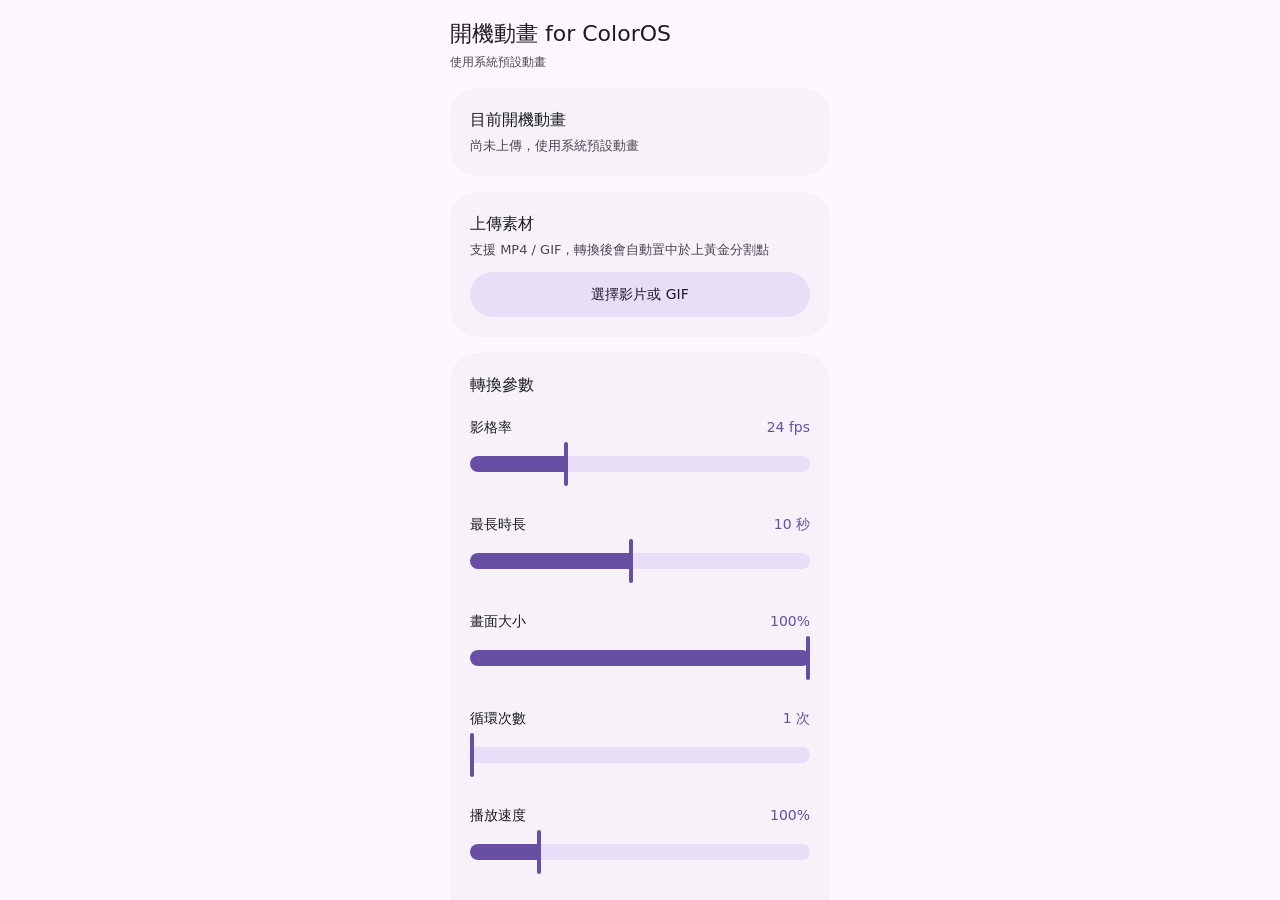
<file: webroot/index.html>
<!doctype html>
<html lang="zh-Hant" data-theme="light">
  <head>
    <meta charset="UTF-8">
    <meta name="viewport" content="width=device-width, initial-scale=1, viewport-fit=cover">
    <meta name="color-scheme" content="light dark">
    <meta http-equiv="Cache-Control" content="no-cache, no-store, must-revalidate">
    <title>開機動畫 for ColorOS</title>
    <link rel="icon" href="data:,">
    <link rel="stylesheet" href="assets/fonts/fonts.css">
    <link rel="stylesheet" href="theme.css">
    <link rel="stylesheet" href="styles.css">
    <style>
      /* Layout glue only; colours, type ramp, cards, list, chips, slider and
         sheet all come from styles.css so this page matches the other modules. */
      html, body { margin: 0; min-height: 100%; }
      body { background: var(--md-sys-color-background); color: var(--md-sys-color-on-background); }
      /* .app-surface is 100vh with overflow:hidden, so scrolling must happen in
         an inner container or the page simply cannot be dragged. */
      .ba-bar { display: flex; align-items: center; gap: var(--sp-3); flex: 0 0 auto;
        padding: var(--sp-5) var(--app-gutter) var(--sp-3);
        background: var(--md-sys-color-background); }
      .ba-bar h1 { margin: 0; flex: 1; font-size: 22px; line-height: 28px; font-weight: 500; }
      .ba-bar .sub { display: block; font-size: 12px; font-weight: 400;
        color: var(--md-sys-color-on-surface-variant); }
      .ba-main {
        flex: 1 1 auto; min-height: 0;
        overflow-y: auto; overflow-x: hidden;
        -webkit-overflow-scrolling: touch; overscroll-behavior-x: contain;
        padding: 0 var(--app-gutter) 120px;
        display: flex; flex-direction: column; gap: var(--sp-4);
      }
      .ba-preview { display: flex; gap: var(--sp-4); align-items: center; }
      .ba-preview img { width: 72px; height: 158px; object-fit: cover; border-radius: var(--md-sys-shape-m);
        background: var(--md-sys-color-surface-container-highest); flex-shrink: 0; }
      .ba-kv { display: flex; flex-direction: column; gap: 2px; min-width: 0; }
      .ba-kv .v { font-size: 14px; }
      .ba-kv .k { font-size: 12px; color: var(--md-sys-color-on-surface-variant); }
      .ba-row { display: flex; flex-direction: column; gap: var(--sp-1); padding: var(--sp-2) 0; }
      .ba-row-head { display: flex; align-items: baseline; gap: var(--sp-2); }
      .ba-row-head .name { flex: 1; font-size: 14px; }
      .ba-row-head .val { font-size: 14px; color: var(--md-sys-color-primary); font-variant-numeric: tabular-nums; }
      .ba-actions { display: flex; gap: var(--sp-3); padding-top: var(--sp-2); }
      .ba-btn { flex: 1; border: 0; cursor: pointer; font: inherit; font-size: 15px; font-weight: 500;
        padding: var(--sp-4); border-radius: var(--md-sys-shape-full);
        background: var(--md-sys-color-primary); color: var(--md-sys-color-on-primary); }
      .ba-btn[data-kind="tonal"] { background: var(--md-sys-color-secondary-container);
        color: var(--md-sys-color-on-secondary-container); }
      .ba-btn:disabled { opacity: .4; cursor: default; }
      .ba-file { display: flex; flex-direction: column; gap: var(--sp-2); }
      .ba-file input[type="file"] { display: none; }
      .ba-pick { display: inline-flex; align-items: center; justify-content: center; gap: var(--sp-2);
        padding: var(--sp-3) var(--sp-5); border-radius: var(--md-sys-shape-full);
        background: var(--md-sys-color-secondary-container); color: var(--md-sys-color-on-secondary-container);
        font-size: 14px; font-weight: 500; cursor: pointer; }
      .ba-note { font-size: 12px; color: var(--md-sys-color-on-surface-variant); }
      .ba-input { width: 100%; box-sizing: border-box; padding: var(--sp-3) var(--sp-4);
        border-radius: var(--md-sys-shape-s); border: 1px solid var(--md-sys-color-outline-variant);
        background: var(--md-sys-color-surface-container-low); color: inherit; font: inherit; font-size: 14px; }
      .ba-toast { position: fixed; left: 50%; bottom: 24px; transform: translateX(-50%) translateY(12px);
        background: var(--md-sys-color-inverse-surface); color: var(--md-sys-color-inverse-on-surface);
        padding: var(--sp-3) var(--sp-5); border-radius: var(--md-sys-shape-s);
        font-size: 14px; opacity: 0; pointer-events: none; transition: all .25s; z-index: 40;
        max-width: 82vw; text-align: center; }
      .ba-toast[data-show="true"] { opacity: 1; transform: translateX(-50%) translateY(0); }
      .ba-progress { height: 4px; border-radius: var(--md-sys-shape-full); overflow: hidden;
        background: var(--md-sys-color-secondary-container); }
      .ba-progress span { display: block; height: 100%; width: 0;
        background: var(--md-sys-color-primary); transition: width .3s; }
    </style>
    <script defer src="app.js"></script>
  </head>
  <body>
    <div class="app-surface">
      <div class="ba-bar">
        <h1>開機動畫 for ColorOS<span class="sub" data-sub>正在讀取模組狀態…</span></h1>
      </div>
      <div class="ba-main" data-main></div>
      <div class="ba-toast" data-toast></div>
    </div>
  </body>
</html>
</file>
<file: webroot/assets/fonts/fonts.css>
/* Roboto Flex (variable: opsz 8-144, wght 100-1000) - offline subsets */
@font-face {
  font-family: "Roboto Flex";
  font-style: normal;
  font-weight: 100 1000;
  font-stretch: 100%;
  font-display: swap;
  src: url("[data-uri]") format("woff2");
  unicode-range: U+0102-0103, U+0110-0111, U+0128-0129, U+0168-0169, U+01A0-01A1, U+01AF-01B0, U+0300-0301, U+0303-0304, U+0308-0309, U+0323, U+0329, U+1EA0-1EF9, U+20AB;
}
@font-face {
  font-family: "Roboto Flex";
  font-style: normal;
  font-weight: 100 1000;
  font-stretch: 100%;
  font-display: swap;
  src: url("[data-uri]") format("woff2");
  unicode-range: U+0100-02BA, U+02BD-02C5, U+02C7-02CC, U+02CE-02D7, U+02DD-02FF, U+0304, U+0308, U+0329, U+1D00-1DBF, U+1E00-1E9F, U+1EF2-1EFF, U+2020, U+20A0-20AB, U+20AD-20C0, U+2113, U+2C60-2C7F, U+A720-A7FF;
}
/* Material Symbols Rounded — offline subset built with the Google Fonts
   `icon_names` API. Keep this list in sync with the icons used by the UI:

   account_circle  add              arrow_back       arrow_drop_down
   autorenew       bolt             call_split       check
   chevron_right   drag_indicator   favorite         folder_open
   forum           group_add        info             language
   logout          menu_book        monitor_heart    mood
   more_vert       power_settings_new                schedule
   text_fields     translate        upload_file      warning

   Regenerate with webui/tools/fetch-fonts.mjs --icons, then rebuild. */

@font-face {
  font-family: 'Material Symbols Rounded';
  font-style: normal;
  font-weight: 100 700;
  font-display: block;
  src: url("https://fonts.gstatic.com/l/font?kit=sykg-zNym6YjUruM-QrEh7-nyTnjDwKNJ_190FjzarEYXoBFX9-kani4PLuw4tYRCUSsjIh_jh24nD-D9FlUZdvCLDCeRqM-M4f6h6CnLWfOXpbnbRwgKLpbARR7YwapMQ&skey=70ddea8fe54d532e&v=v383") format('woff2');
}
</file>
<file: webroot/theme.css>
/* Material 3 baseline colour roles.
   styles.css only carries the layout/type layer and expects the colours to be
   injected at runtime; this module has no dynamic-colour source, so the
   documented baseline (purple) scheme is declared statically. */
:root {
  --md-sys-color-background: #fef7ff;
  --md-sys-color-on-background: #1d1b20;
  --md-sys-color-surface: #fef7ff;
  --md-sys-color-on-surface: #1d1b20;
  --md-sys-color-surface-variant: #e7e0ec;
  --md-sys-color-on-surface-variant: #49454f;
  --md-sys-color-surface-container-lowest: #ffffff;
  --md-sys-color-surface-container-low: #f7f2fa;
  --md-sys-color-surface-container: #f3edf7;
  --md-sys-color-surface-container-high: #ece6f0;
  --md-sys-color-surface-container-highest: #e6e0e9;
  --md-sys-color-outline: #79747e;
  --md-sys-color-outline-variant: #cac4d0;
  --md-sys-color-primary: #6750a4;
  --md-sys-color-on-primary: #ffffff;
  --md-sys-color-primary-container: #eaddff;
  --md-sys-color-on-primary-container: #21005d;
  --md-sys-color-secondary-container: #e8def8;
  --md-sys-color-on-secondary-container: #1d192b;
  --md-sys-color-inverse-surface: #322f35;
  --md-sys-color-inverse-on-surface: #f5eff7;
  --md-sys-color-shadow: #000000;
  --md-sys-color-scrim: #000000;
  --md-sys-color-error: #b3261e;
  --md-sys-color-on-error: #ffffff;
}

:root[data-theme="dark"] {
  --md-sys-color-background: #141218;
  --md-sys-color-on-background: #e6e0e9;
  --md-sys-color-surface: #141218;
  --md-sys-color-on-surface: #e6e0e9;
  --md-sys-color-surface-variant: #49454f;
  --md-sys-color-on-surface-variant: #cac4d0;
  --md-sys-color-surface-container-lowest: #0f0d13;
  --md-sys-color-surface-container-low: #1d1b20;
  --md-sys-color-surface-container: #211f26;
  --md-sys-color-surface-container-high: #2b2930;
  --md-sys-color-surface-container-highest: #36343b;
  --md-sys-color-outline: #938f99;
  --md-sys-color-outline-variant: #49454f;
  --md-sys-color-primary: #d0bcff;
  --md-sys-color-on-primary: #381e72;
  --md-sys-color-primary-container: #4f378b;
  --md-sys-color-on-primary-container: #eaddff;
  --md-sys-color-secondary-container: #4a4458;
  --md-sys-color-on-secondary-container: #e8def8;
  --md-sys-color-inverse-surface: #e6e0e9;
  --md-sys-color-inverse-on-surface: #322f35;
  --md-sys-color-shadow: #000000;
  --md-sys-color-scrim: #000000;
  --md-sys-color-error: #f2b8b5;
  --md-sys-color-on-error: #601410;
}
</file>
<file: webroot/styles.css>
/* ==========================================================================
   Font Settings WebUI — Material 3 Expressive design layer.

   Self-contained: no Material Web runtime. Every colour resolves through an
   M3 role custom property; the static values below are the documented Purple
   fallback scheme and theme.js overwrites them when the device exposes a user
   accent colour.
   ========================================================================== */

/* ------------------------------------------------------------------ tokens */
:root {
  color-scheme: light dark;

  /* Motion — standard easing for transitions, spring for press feedback. */
  --md-sys-motion-easing-standard: cubic-bezier(0.2, 0, 0, 1);
  --md-sys-motion-easing-emphasized: cubic-bezier(0.2, 0, 0, 1);
  --md-sys-motion-easing-emphasized-decelerate: cubic-bezier(0.05, 0.7, 0.1, 1);
  --md-sys-motion-easing-emphasized-accelerate: cubic-bezier(0.3, 0, 0.8, 0.15);
  --md-sys-motion-easing-spring: cubic-bezier(0.34, 1.4, 0.64, 1);
  --md-sys-motion-duration-short: 150ms;
  --md-sys-motion-duration-medium: 300ms;
  --md-sys-motion-duration-long: 450ms;

  /* Shape */
  --md-sys-shape-none: 0px;
  --md-sys-shape-xs: 4px;
  --md-sys-shape-s: 8px;
  --md-sys-shape-m: 12px;
  --md-sys-shape-l: 16px;
  --md-sys-shape-xl: 24px;
  --md-sys-shape-2xl: 28px;
  --md-sys-shape-3xl: 32px;
  --md-sys-shape-full: 9999px;

  /* Spacing — 8dp grid with 4dp half steps. */
  --sp-1: 4px;
  --sp-2: 8px;
  --sp-3: 12px;
  --sp-4: 16px;
  --sp-5: 20px;
  --sp-6: 24px;
  --sp-8: 32px;
  --sp-10: 40px;

  /* Layout */
  --app-width: 412px;
  --app-gutter: 16px;
  --app-bar-height: 64px;
  --nav-bar-height: 80px;
  --safe-bottom: env(safe-area-inset-bottom, 0px);
  --safe-top: env(safe-area-inset-top, 0px);

  /* Typeface */
  --font-brand: "Roboto Flex", "Noto Sans CJK SC", "Noto Sans SC", system-ui, sans-serif;
  --font-plain: "Roboto Flex", "Noto Sans CJK SC", "Noto Sans SC", system-ui, sans-serif;

  /* Elevation — tonal separation plus a soft shadow where it helps. */
  --elevation-1: 0 1px 2px rgba(0, 0, 0, 0.16), 0 1px 3px 1px rgba(0, 0, 0, 0.08);
  --elevation-2: 0 1px 2px rgba(0, 0, 0, 0.2), 0 2px 6px 2px rgba(0, 0, 0, 0.1);
  --elevation-3: 0 4px 8px 3px rgba(0, 0, 0, 0.12), 0 1px 3px rgba(0, 0, 0, 0.2);
}

/* ------------------------------------------------------------- fallback scheme */
:root,
:root[data-theme="light"] {
  --md-sys-color-primary: #6750a4;
  --md-sys-color-on-primary: #ffffff;
  --md-sys-color-primary-container: #eaddff;
  --md-sys-color-on-primary-container: #21005d;
  --md-sys-color-secondary: #635a75;
  --md-sys-color-on-secondary: #ffffff;
  --md-sys-color-secondary-container: #e8def8;
  --md-sys-color-on-secondary-container: #1d192b;
  --md-sys-color-tertiary: #7d5260;
  --md-sys-color-on-tertiary: #ffffff;
  --md-sys-color-tertiary-container: #ffd8e4;
  --md-sys-color-on-tertiary-container: #31111d;
  --md-sys-color-error: #b3261e;
  --md-sys-color-on-error: #ffffff;
  --md-sys-color-error-container: #f9dedc;
  --md-sys-color-on-error-container: #410e0b;
  --md-sys-color-surface: #fef7ff;
  --md-sys-color-surface-dim: #ded8e1;
  --md-sys-color-surface-bright: #fef7ff;
  --md-sys-color-on-surface: #1d1b20;
  --md-sys-color-surface-variant: #e7e0ec;
  --md-sys-color-on-surface-variant: #49454f;
  --md-sys-color-surface-container-lowest: #ffffff;
  --md-sys-color-surface-container-low: #f7f2fa;
  --md-sys-color-surface-container: #f3edf7;
  --md-sys-color-surface-container-high: #ece6f0;
  --md-sys-color-surface-container-highest: #e6e0e9;
  --md-sys-color-outline: #79747e;
  --md-sys-color-outline-variant: #cac4d0;
  --md-sys-color-inverse-surface: #322f35;
  --md-sys-color-inverse-on-surface: #f5eff7;
  --md-sys-color-inverse-primary: #d0bcff;
  --md-sys-color-scrim: #000000;
  --md-sys-color-shadow: #000000;
  --md-sys-color-primary-fixed: #eaddff;
  --md-sys-color-primary-fixed-dim: #d0bcff;
  --md-sys-color-on-primary-fixed: #21005d;
  --md-sys-color-on-primary-fixed-variant: #4f378b;
}

:root[data-theme="dark"] {
  --md-sys-color-primary: #d2bcfc;
  --md-sys-color-on-primary: #32226f;
  --md-sys-color-primary-container: #4c3889;
  --md-sys-color-on-primary-container: #e9ddff;
  --md-sys-color-secondary: #cdc1e1;
  --md-sys-color-on-secondary: #332c42;
  --md-sys-color-secondary-container: #4b425d;
  --md-sys-color-on-secondary-container: #e9ddfd;
  --md-sys-color-tertiary: #e9b8c5;
  --md-sys-color-on-tertiary: #46262f;
  --md-sys-color-tertiary-container: #6c3644;
  --md-sys-color-on-tertiary-container: #fddae1;
  --md-sys-color-error: #f2b8b5;
  --md-sys-color-on-error: #601410;
  --md-sys-color-error-container: #8c1d18;
  --md-sys-color-on-error-container: #f9dedc;
  --md-sys-color-surface: #141317;
  --md-sys-color-surface-dim: #141317;
  --md-sys-color-surface-bright: #3a383d;
  --md-sys-color-on-surface: #e4e1e7;
  --md-sys-color-surface-variant: #49454f;
  --md-sys-color-on-surface-variant: #c9c4d1;
  --md-sys-color-surface-container-lowest: #0f0d13;
  --md-sys-color-surface-container-low: #1c1b1f;
  --md-sys-color-surface-container: #201f23;
  --md-sys-color-surface-container-high: #2b292d;
  --md-sys-color-surface-container-highest: #363438;
  --md-sys-color-outline: #938f9b;
  --md-sys-color-outline-variant: #494550;
  --md-sys-color-inverse-surface: #e4e1e7;
  --md-sys-color-inverse-on-surface: #313034;
  --md-sys-color-inverse-primary: #6750a4;
  --md-sys-color-scrim: #000000;
  --md-sys-color-shadow: #000000;
  --md-sys-color-primary-fixed: #eaddff;
  --md-sys-color-primary-fixed-dim: #d0bcff;
  --md-sys-color-on-primary-fixed: #21005d;
  --md-sys-color-on-primary-fixed-variant: #4f378b;
}

/* ------------------------------------------------------------------- reset */
* {
  box-sizing: border-box;
  -webkit-tap-highlight-color: transparent;
}

html,
body {
  height: 100%;
  margin: 0;
  padding: 0;
}

body {
  background-color: var(--md-sys-color-surface-dim);
  color: var(--md-sys-color-on-surface);
  font-family: var(--font-plain);
  font-size: 16px;
  line-height: 1.5;
  overscroll-behavior: none;
  -webkit-font-smoothing: antialiased;
  transition: background-color var(--md-sys-motion-duration-medium) var(--md-sys-motion-easing-standard);
}

button {
  font: inherit;
  color: inherit;
  border: none;
  background: none;
  padding: 0;
  cursor: pointer;
}

:focus-visible {
  outline: 2px solid var(--md-sys-color-primary);
  outline-offset: 2px;
}

/* -------------------------------------------------------------- typography */
.t-display {
  font-family: var(--font-brand);
  font-size: 34px;
  font-weight: 700;
  line-height: 40px;
  letter-spacing: -0.3px;
  font-variation-settings: "wght" 700, "opsz" 32;
}

.t-headline {
  font-family: var(--font-brand);
  font-size: 28px;
  font-weight: 700;
  line-height: 36px;
  letter-spacing: -0.2px;
  font-variation-settings: "wght" 700, "opsz" 28;
}

.t-headline-small {
  font-family: var(--font-brand);
  font-size: 22px;
  font-weight: 600;
  line-height: 28px;
  font-variation-settings: "wght" 600, "opsz" 24;
}

.t-title {
  font-family: var(--font-brand);
  font-size: 16px;
  font-weight: 600;
  line-height: 24px;
  letter-spacing: 0.1px;
  font-variation-settings: "wght" 600, "opsz" 16;
}

.t-body {
  font-family: var(--font-plain);
  font-size: 15px;
  font-weight: 400;
  line-height: 22px;
  letter-spacing: 0.15px;
  color: var(--md-sys-color-on-surface-variant);
}

.t-support {
  font-family: var(--font-plain);
  font-size: 13px;
  font-weight: 400;
  line-height: 20px;
  letter-spacing: 0.2px;
  color: var(--md-sys-color-on-surface-variant);
}

.t-label {
  font-family: var(--font-brand);
  font-size: 13px;
  font-weight: 600;
  line-height: 18px;
  letter-spacing: 0.3px;
  font-variation-settings: "wght" 600, "opsz" 14;
}

.text-muted {
  color: var(--md-sys-color-on-surface-variant);
}

.text-error {
  color: var(--md-sys-color-error);
}

.spacer {
  flex: 1;
}

.hidden,
[hidden] {
  display: none !important;
}

.card-stack {
  display: flex;
  flex-direction: column;
  gap: var(--sp-4);
}

/* ------------------------------------------------------------------- icons */
.icon {
  font-family: "Material Symbols Rounded";
  font-size: 24px;
  font-weight: 400;
  font-style: normal;
  line-height: 1;
  letter-spacing: normal;
  display: inline-block;
  width: 1em;
  height: 1em;
  overflow: hidden;
  white-space: nowrap;
  direction: ltr;
  font-feature-settings: "liga";
  -webkit-font-smoothing: antialiased;
  font-variation-settings: "FILL" 0, "wght" 400, "GRAD" 0, "opsz" 24;
  user-select: none;
}

.icon--filled {
  font-variation-settings: "FILL" 1, "wght" 400, "GRAD" 0, "opsz" 24;
}

.icon--sm {
  font-size: 20px;
  font-variation-settings: "FILL" 0, "wght" 400, "GRAD" 0, "opsz" 20;
}

/* ------------------------------------------------------------------- shell */
.app-surface {
  position: relative;
  display: flex;
  flex-direction: column;
  width: 100%;
  max-width: var(--app-width);
  height: 100vh;
  height: 100dvh;
  margin: 0 auto;
  overflow: hidden;
  background-color: var(--md-sys-color-surface);
}

.screen-stack {
  position: relative;
  flex: 1;
  min-height: 0;
  overflow: hidden;
}

.screen {
  position: absolute;
  inset: 0;
  display: flex;
  flex-direction: column;
  overflow-x: hidden;
  overflow-y: auto;
  overscroll-behavior-y: contain;
  background-color: var(--md-sys-color-surface);
  scrollbar-width: none;
  will-change: transform, opacity;
}

.screen::-webkit-scrollbar {
  display: none;
}

.screen[hidden] {
  display: none;
}

.screen-content {
  display: flex;
  flex-direction: column;
  gap: var(--sp-6);
  padding: 0 var(--app-gutter) calc(110px + var(--safe-bottom));
}

/* Transitions: the incoming screen slides in, the outgoing one fades aside. */
.screen-enter-from-right {
  transform: translateX(100%);
}

.screen-enter-from-left {
  transform: translateX(-100%);
}

.screen-active {
  transform: translateX(0);
  opacity: 1;
  transition:
    transform var(--md-sys-motion-duration-long) var(--md-sys-motion-easing-emphasized-decelerate),
    opacity var(--md-sys-motion-duration-medium) var(--md-sys-motion-easing-standard);
}

.screen-leave-to-left {
  transform: translateX(-24%);
  opacity: 0;
  transition:
    transform var(--md-sys-motion-duration-long) var(--md-sys-motion-easing-emphasized-accelerate),
    opacity var(--md-sys-motion-duration-medium) var(--md-sys-motion-easing-standard);
  pointer-events: none;
}

.screen-leave-to-right {
  transform: translateX(24%);
  opacity: 0;
  transition:
    transform var(--md-sys-motion-duration-long) var(--md-sys-motion-easing-emphasized-accelerate),
    opacity var(--md-sys-motion-duration-medium) var(--md-sys-motion-easing-standard);
  pointer-events: none;
}

/* ----------------------------------------------------------------- app bar */
.app-bar {
  position: sticky;
  top: 0;
  z-index: 6;
  display: flex;
  align-items: center;
  gap: var(--sp-2);
  height: var(--app-bar-height);
  padding: 0 var(--sp-2) 0 var(--sp-1);
  background-color: var(--md-sys-color-surface);
  transition:
    background-color var(--md-sys-motion-duration-short) var(--md-sys-motion-easing-standard),
    box-shadow var(--md-sys-motion-duration-short) var(--md-sys-motion-easing-standard);
}

.app-bar[data-scrolled="true"] {
  background-color: var(--md-sys-color-surface-container);
  box-shadow: 0 1px 0 var(--md-sys-color-outline-variant);
}

.app-bar-title {
  margin: 0;
  padding-inline: var(--sp-1);
  font-family: var(--font-brand);
  font-size: 20px;
  font-weight: 700;
  line-height: 28px;
  font-variation-settings: "wght" 700, "opsz" 20;
  opacity: 0;
  transform: translateY(4px);
  transition:
    opacity var(--md-sys-motion-duration-short) var(--md-sys-motion-easing-standard),
    transform var(--md-sys-motion-duration-short) var(--md-sys-motion-easing-standard);
  white-space: nowrap;
  overflow: hidden;
  text-overflow: ellipsis;
}

.app-bar[data-scrolled="true"] .app-bar-title {
  opacity: 1;
  transform: none;
}

/* Secondary screens keep their title visible at the top: the hero is the
   section, not the page, so the bar never looks empty. */
.app-bar[data-title="always"] .app-bar-title {
  opacity: 1;
  transform: none;
}

.app-bar .app-emblem {
  display: grid;
  place-items: center;
  width: 40px;
  height: 40px;
  margin-inline-start: 4px;
  border-radius: var(--md-sys-shape-full);
  background-color: var(--md-sys-color-primary-container);
  color: var(--md-sys-color-on-primary-container);
  flex-shrink: 0;
}

.app-bar .app-emblem .icon {
  font-size: 22px;
  font-variation-settings: "FILL" 1, "wght" 500, "GRAD" 0, "opsz" 24;
}

.app-bar[data-scrolled="true"] .app-emblem {
  display: none;
}

/* --------------------------------------------------------------- icon button */
.icon-btn {
  display: grid;
  place-items: center;
  width: 48px;
  height: 48px;
  flex-shrink: 0;
  border-radius: var(--md-sys-shape-full);
  color: var(--md-sys-color-on-surface-variant);
  transition:
    background-color var(--md-sys-motion-duration-short) var(--md-sys-motion-easing-standard),
    transform var(--md-sys-motion-duration-short) var(--md-sys-motion-easing-spring);
}

.icon-btn:active {
  transform: scale(0.9);
  background-color: var(--md-sys-color-surface-container-high);
}

.icon-btn[data-tone="filled"] {
  background-color: var(--md-sys-color-primary-container);
  color: var(--md-sys-color-on-primary-container);
}

.icon-btn[data-tone="tonal"] {
  background-color: var(--md-sys-color-secondary-container);
  color: var(--md-sys-color-on-secondary-container);
}

.icon-btn:disabled {
  opacity: 0.38;
  pointer-events: none;
}

/* --------------------------------------------------------------------- hero */
.hero {
  display: flex;
  flex-direction: column;
  gap: var(--sp-2);
  padding-top: var(--sp-5);
}

.hero-eyebrow {
  display: flex;
  align-items: center;
  gap: var(--sp-1);
  color: var(--md-sys-color-primary);
}

.hero-title {
  margin: 0;
  color: var(--md-sys-color-on-surface);
}

.hero-sub {
  margin: 0;
  max-width: 34ch;
}

.hero-actions {
  display: flex;
  flex-wrap: wrap;
  gap: var(--sp-2);
  margin-top: var(--sp-3);
}

/* -------------------------------------------------------------------- chips */
.chip-row {
  display: flex;
  flex-wrap: wrap;
  gap: var(--sp-2);
}

.chip {
  display: inline-flex;
  align-items: center;
  gap: 6px;
  height: 32px;
  padding: 0 12px;
  border-radius: var(--md-sys-shape-s);
  background-color: var(--md-sys-color-surface-container-high);
  color: var(--md-sys-color-on-surface-variant);
  font-family: var(--font-brand);
  font-size: 13px;
  font-weight: 600;
  letter-spacing: 0.2px;
  white-space: nowrap;
  max-width: 100%;
}

.chip > span:last-child {
  overflow: hidden;
  text-overflow: ellipsis;
}

.chip .icon {
  font-size: 18px;
}

.chip[data-tone="primary"] {
  background-color: var(--md-sys-color-primary-container);
  color: var(--md-sys-color-on-primary-container);
}

.chip[data-tone="secondary"] {
  background-color: var(--md-sys-color-secondary-container);
  color: var(--md-sys-color-on-secondary-container);
}

.chip[data-tone="error"] {
  background-color: var(--md-sys-color-error-container);
  color: var(--md-sys-color-on-error-container);
}

.chip[data-tone="outline"] {
  background-color: transparent;
  box-shadow: inset 0 0 0 1px var(--md-sys-color-outline-variant);
}

/* -------------------------------------------------------------------- cards */
.card {
  display: flex;
  flex-direction: column;
  gap: var(--sp-3);
  padding: var(--sp-5);
  border-radius: var(--md-sys-shape-2xl);
  background-color: var(--md-sys-color-surface-container-low);
}

.card[data-tone="container"] {
  background-color: var(--md-sys-color-surface-container);
}

.card[data-tone="primary"] {
  background-color: var(--md-sys-color-primary-container);
  color: var(--md-sys-color-on-primary-container);
}

.card[data-tone="primary"] .t-body,
.card[data-tone="primary"] .t-support {
  color: var(--md-sys-color-on-primary-container);
  opacity: 0.86;
}

.card-head {
  display: flex;
  align-items: flex-start;
  gap: var(--sp-3);
}

.card-copy {
  display: flex;
  flex-direction: column;
  gap: var(--sp-1);
  min-width: 0;
  flex: 1;
}

.card-title {
  margin: 0;
}

/* Section label above a list group. */
.section-title {
  display: flex;
  align-items: center;
  gap: var(--sp-2);
  margin: 0 0 var(--sp-3);
  padding-inline: var(--sp-1);
  color: var(--md-sys-color-on-surface-variant);
  font-family: var(--font-brand);
  font-size: 13px;
  font-weight: 700;
  letter-spacing: 0.6px;
  text-transform: uppercase;
}

/* ------------------------------------------------------------- list groups */
.list-group {
  display: flex;
  flex-direction: column;
  gap: 3px;
  width: 100%;
}

.list-item {
  display: flex;
  align-items: center;
  gap: var(--sp-4);
  width: 100%;
  min-height: 68px;
  padding: var(--sp-3) var(--sp-3) var(--sp-3) var(--sp-4);
  border-radius: var(--md-sys-shape-s);
  background-color: var(--md-sys-color-surface-container-low);
  text-align: start;
  transition:
    background-color var(--md-sys-motion-duration-short) var(--md-sys-motion-easing-standard),
    transform var(--md-sys-motion-duration-short) var(--md-sys-motion-easing-spring);
}

.list-item[data-shape="first"] {
  border-start-start-radius: var(--md-sys-shape-2xl);
  border-start-end-radius: var(--md-sys-shape-2xl);
}

.list-item[data-shape="last"] {
  border-end-start-radius: var(--md-sys-shape-2xl);
  border-end-end-radius: var(--md-sys-shape-2xl);
}

.list-item[data-shape="only"] {
  border-radius: var(--md-sys-shape-2xl);
}

.list-item:active {
  transform: scale(0.985);
  background-color: var(--md-sys-color-surface-container);
}

.list-item[data-tone="primary"] {
  background-color: var(--md-sys-color-primary-container);
  color: var(--md-sys-color-on-primary-container);
}

.list-leading {
  display: grid;
  place-items: center;
  width: 40px;
  height: 40px;
  flex-shrink: 0;
  border-radius: var(--md-sys-shape-full);
  background-color: var(--md-sys-color-secondary-container);
  color: var(--md-sys-color-on-secondary-container);
}

.list-leading .icon {
  font-size: 22px;
}

.list-item[data-tone="primary"] .list-leading {
  background-color: var(--md-sys-color-on-primary-container);
  color: var(--md-sys-color-primary-container);
}

.list-body {
  display: flex;
  flex-direction: column;
  gap: 2px;
  min-width: 0;
  flex: 1;
}

.list-headline {
  font-family: var(--font-brand);
  font-size: 16px;
  font-weight: 600;
  line-height: 24px;
  letter-spacing: 0.1px;
  color: var(--md-sys-color-on-surface);
  overflow: hidden;
  text-overflow: ellipsis;
  white-space: nowrap;
}

.list-item[data-tone="primary"] .list-headline {
  color: var(--md-sys-color-on-primary-container);
}

.list-supporting {
  font-family: var(--font-plain);
  font-size: 13px;
  line-height: 20px;
  color: var(--md-sys-color-on-surface-variant);
  display: -webkit-box;
  -webkit-line-clamp: 2;
  -webkit-box-orient: vertical;
  overflow: hidden;
}

.list-item[data-tone="primary"] .list-supporting {
  color: var(--md-sys-color-on-primary-container);
  opacity: 0.82;
}

.list-trailing {
  display: flex;
  align-items: center;
  gap: var(--sp-1);
  flex-shrink: 0;
  color: var(--md-sys-color-on-surface-variant);
}

.list-item[data-tone="primary"] .list-trailing {
  color: var(--md-sys-color-on-primary-container);
}

/* ---------------------------------------------------------- preview canvas */
.preview {
  display: flex;
  flex-direction: column;
  gap: var(--sp-3);
}

.preview-canvas {
  display: flex;
  flex-direction: column;
  justify-content: center;
  gap: var(--sp-2);
  min-height: 132px;
  padding: var(--sp-5);
  border-radius: var(--md-sys-shape-xl);
  background-color: var(--md-sys-color-surface-container);
}

.preview-sample {
  font-family: var(--font-plain);
  font-size: 30px;
  line-height: 1.35;
  letter-spacing: 0.02em;
  color: var(--md-sys-color-on-surface);
  overflow: hidden;
  text-overflow: ellipsis;
  white-space: nowrap;
}

.preview-caption {
  color: var(--md-sys-color-on-surface-variant);
}

.preview-meta {
  display: flex;
  flex-direction: column;
  gap: var(--sp-2);
  padding-top: var(--sp-3);
  border-top: 1px solid var(--md-sys-color-outline-variant);
}

.preview-meta-row {
  display: flex;
  align-items: baseline;
  gap: var(--sp-3);
  min-width: 0;
}

.preview-meta-label {
  flex-shrink: 0;
  width: 3.5em;
  color: var(--md-sys-color-on-surface-variant);
}

.preview-meta-value {
  min-width: 0;
  overflow: hidden;
  text-overflow: ellipsis;
  white-space: nowrap;
  font-family: var(--font-brand);
  font-weight: 600;
  color: var(--md-sys-color-on-surface);
}

/* -------------------------------------------------------------- chain rows */
.chain-row {
  display: flex;
  align-items: center;
  gap: var(--sp-2);
  min-height: 72px;
  padding: var(--sp-2) var(--sp-2) var(--sp-2) var(--sp-4);
  border-radius: var(--md-sys-shape-s);
  background-color: var(--md-sys-color-surface-container-low);
  transition:
    background-color var(--md-sys-motion-duration-short) var(--md-sys-motion-easing-standard),
    box-shadow var(--md-sys-motion-duration-short) var(--md-sys-motion-easing-standard);
  touch-action: pan-y;
}

.chain-row[data-shape="first"] {
  border-start-start-radius: var(--md-sys-shape-2xl);
  border-start-end-radius: var(--md-sys-shape-2xl);
}

.chain-row[data-shape="last"] {
  border-end-start-radius: var(--md-sys-shape-2xl);
  border-end-end-radius: var(--md-sys-shape-2xl);
}

.chain-row[data-shape="only"] {
  border-radius: var(--md-sys-shape-2xl);
}

.chain-row.chain-dragging {
  position: relative;
  z-index: 3;
  background-color: var(--md-sys-color-surface-container-highest);
  box-shadow: var(--elevation-3);
  touch-action: none;
  user-select: none;
  -webkit-user-select: none;
}

.chain-index {
  display: grid;
  place-items: center;
  width: 28px;
  height: 28px;
  flex-shrink: 0;
  border-radius: var(--md-sys-shape-full);
  background-color: var(--md-sys-color-secondary-container);
  color: var(--md-sys-color-on-secondary-container);
  font-family: var(--font-brand);
  font-size: 13px;
  font-weight: 700;
  font-variation-settings: "wght" 700;
}

.chain-copy {
  display: flex;
  flex-direction: column;
  gap: 2px;
  min-width: 0;
  flex: 1;
}

.chain-name {
  font-family: var(--font-brand);
  font-size: 15px;
  font-weight: 600;
  line-height: 22px;
  color: var(--md-sys-color-on-surface);
  overflow: hidden;
  text-overflow: ellipsis;
  white-space: nowrap;
}

.chain-meta {
  font-family: var(--font-plain);
  font-size: 12px;
  line-height: 18px;
  color: var(--md-sys-color-on-surface-variant);
}

.chain-handle {
  display: grid;
  place-items: center;
  width: 44px;
  height: 44px;
  flex-shrink: 0;
  border-radius: var(--md-sys-shape-full);
  color: var(--md-sys-color-on-surface-variant);
  cursor: grab;
  touch-action: none;
  user-select: none;
  -webkit-user-select: none;
  -webkit-touch-callout: none;
}

.chain-handle:active {
  cursor: grabbing;
  background-color: var(--md-sys-color-surface-container-high);
}

.press-scale {
  transition: transform var(--md-sys-motion-duration-short) var(--md-sys-motion-easing-spring);
}

.press-scale:active {
  transform: scale(0.94);
}

/* ------------------------------------------------------------------- empty */
.empty-state {
  display: flex;
  flex-direction: column;
  align-items: center;
  gap: var(--sp-2);
  padding: var(--sp-8) var(--sp-6);
  border-radius: var(--md-sys-shape-2xl);
  background-color: var(--md-sys-color-surface-container-low);
  text-align: center;
}

.empty-state > .icon {
  font-size: 40px;
  color: var(--md-sys-color-primary);
  margin-bottom: var(--sp-1);
}

.empty-state p {
  margin: 0;
  max-width: 28ch;
}

/* ----------------------------------------------------------------- buttons */
.btn {
  display: inline-flex;
  align-items: center;
  justify-content: center;
  gap: var(--sp-2);
  min-height: 44px;
  padding: 0 var(--sp-5);
  border-radius: var(--md-sys-shape-full);
  font-family: var(--font-brand);
  font-size: 14px;
  font-weight: 700;
  letter-spacing: 0.2px;
  font-variation-settings: "wght" 700, "opsz" 16;
  white-space: nowrap;
  transition:
    transform var(--md-sys-motion-duration-short) var(--md-sys-motion-easing-spring),
    background-color var(--md-sys-motion-duration-short) var(--md-sys-motion-easing-standard);
}

.btn:active {
  transform: scale(0.96);
}

.btn .icon {
  font-size: 20px;
}

.btn[data-variant="filled"] {
  background-color: var(--md-sys-color-primary);
  color: var(--md-sys-color-on-primary);
}

.btn[data-variant="tonal"] {
  background-color: var(--md-sys-color-secondary-container);
  color: var(--md-sys-color-on-secondary-container);
}

.btn[data-variant="text"] {
  background-color: transparent;
  color: var(--md-sys-color-primary);
  padding-inline: var(--sp-3);
}

.btn[data-variant="text"][data-tone="danger"] {
  color: var(--md-sys-color-error);
}

.btn:disabled {
  opacity: 0.4;
  pointer-events: none;
}

.btn[data-block="true"] {
  width: 100%;
}

/* --------------------------------------------------------------------- FAB */
.fab-layer {
  position: absolute;
  inset: 0;
  z-index: 7;
  pointer-events: none;
}

.fab {
  position: absolute;
  right: var(--app-gutter);
  bottom: calc(var(--app-gutter) + var(--safe-bottom));
  display: grid;
  place-items: center;
  width: 56px;
  height: 56px;
  border-radius: var(--md-sys-shape-l);
  background-color: var(--md-sys-color-primary-container);
  color: var(--md-sys-color-on-primary-container);
  box-shadow: var(--elevation-3);
  opacity: 0;
  visibility: hidden;
  transform: scale(0.7) translateY(8px);
  pointer-events: none;
  transition:
    opacity var(--md-sys-motion-duration-short) var(--md-sys-motion-easing-standard),
    transform var(--md-sys-motion-duration-medium) var(--md-sys-motion-easing-spring),
    visibility 0s linear var(--md-sys-motion-duration-short);
}

.fab .icon {
  font-size: 26px;
}

.fab[data-active="true"] {
  opacity: 1;
  visibility: visible;
  transform: none;
  pointer-events: auto;
  transition:
    opacity var(--md-sys-motion-duration-short) var(--md-sys-motion-easing-standard),
    transform var(--md-sys-motion-duration-medium) var(--md-sys-motion-easing-spring),
    visibility 0s linear 0s;
}

.fab:active {
  transform: scale(0.94);
}

.fab:disabled {
  opacity: 0.4;
  pointer-events: none;
}

/* ------------------------------------------------------------------- switch */
.switch {
  position: relative;
  flex-shrink: 0;
  width: 52px;
  height: 32px;
  border-radius: var(--md-sys-shape-full);
  background-color: var(--md-sys-color-surface-container-highest);
  box-shadow: inset 0 0 0 2px var(--md-sys-color-outline);
  transition:
    background-color var(--md-sys-motion-duration-short) var(--md-sys-motion-easing-standard),
    box-shadow var(--md-sys-motion-duration-short) var(--md-sys-motion-easing-standard);
}

/* Transparent 48dp-high hit area around the 32dp track. */
.switch::after {
  content: "";
  position: absolute;
  inset: -8px;
  border-radius: var(--md-sys-shape-full);
}

.switch-thumb {
  position: absolute;
  top: 50%;
  left: 4px;
  display: grid;
  place-items: center;
  width: 24px;
  height: 24px;
  border-radius: var(--md-sys-shape-full);
  background-color: var(--md-sys-color-outline);
  color: var(--md-sys-color-surface-container-highest);
  transform: translateY(-50%);
  transition:
    left var(--md-sys-motion-duration-medium) var(--md-sys-motion-easing-spring),
    width var(--md-sys-motion-duration-medium) var(--md-sys-motion-easing-spring),
    background-color var(--md-sys-motion-duration-short) var(--md-sys-motion-easing-standard);
}

.switch-thumb .icon {
  font-size: 16px;
  opacity: 0;
  transition: opacity var(--md-sys-motion-duration-short) var(--md-sys-motion-easing-standard);
}

.switch[data-selected="true"] {
  background-color: var(--md-sys-color-primary);
  box-shadow: none;
}

.switch[data-selected="true"] .switch-thumb {
  left: 24px;
  width: 24px;
  background-color: var(--md-sys-color-on-primary);
  color: var(--md-sys-color-primary);
}

.switch[data-selected="true"] .switch-thumb .icon {
  opacity: 1;
}

.switch:disabled {
  opacity: 0.4;
  pointer-events: none;
}

/* -------------------------------------------------------------- slider card */
.control-card {
  display: flex;
  flex-direction: column;
  gap: var(--sp-4);
  padding: var(--sp-5);
  border-radius: var(--md-sys-shape-2xl);
  background-color: var(--md-sys-color-surface-container-low);
}

.control-head {
  display: flex;
  align-items: center;
  gap: var(--sp-3);
}

.control-title {
  margin: 0;
  flex-shrink: 0;
}

.value-chip {
  display: inline-flex;
  align-items: center;
  justify-content: center;
  gap: 6px;
  flex: 1 1 auto;
  min-width: 0;
  height: 40px;
  padding: 0 var(--sp-3);
  border-radius: var(--md-sys-shape-s);
  background-color: var(--md-sys-color-secondary-container);
  color: var(--md-sys-color-on-secondary-container);
  font-family: var(--font-brand);
  font-size: 16px;
  font-weight: 700;
  font-variation-settings: "wght" 700, "opsz" 16;
  transition: transform var(--md-sys-motion-duration-short) var(--md-sys-motion-easing-spring);
}

.value-chip:active {
  transform: scale(0.97);
}

.value-chip .icon {
  font-size: 18px;
}

.slider {
  -webkit-appearance: none;
  appearance: none;
  width: 100%;
  height: 44px;
  margin: 0;
  background: transparent;
  touch-action: pan-y;
}

.slider::-webkit-slider-runnable-track {
  height: 16px;
  border-radius: var(--md-sys-shape-full);
  background: linear-gradient(
    to right,
    var(--md-sys-color-primary) 0 var(--fill, 50%),
    var(--md-sys-color-secondary-container) var(--fill, 50%) 100%
  );
}

.slider::-webkit-slider-thumb {
  -webkit-appearance: none;
  appearance: none;
  width: 4px;
  height: 44px;
  margin-top: -14px;
  border-radius: var(--md-sys-shape-full);
  background-color: var(--md-sys-color-primary);
  box-shadow: 0 0 0 0 rgba(0, 0, 0, 0);
}

.slider:disabled {
  opacity: 0.4;
  pointer-events: none;
}

.slider::-moz-range-track {
  height: 16px;
  border-radius: var(--md-sys-shape-full);
  background-color: var(--md-sys-color-secondary-container);
}

.slider::-moz-range-progress {
  height: 16px;
  border-radius: var(--md-sys-shape-full);
  background-color: var(--md-sys-color-primary);
}

.slider::-moz-range-thumb {
  width: 4px;
  height: 44px;
  border: none;
  border-radius: var(--md-sys-shape-full);
  background-color: var(--md-sys-color-primary);
}

/* ---------------------------------------------------------------- progress */
.progress {
  position: relative;
  height: 4px;
  width: 100%;
  overflow: hidden;
  border-radius: var(--md-sys-shape-full);
  background-color: var(--md-sys-color-surface-container-highest);
}

.progress-bar {
  position: absolute;
  inset-block: 0;
  left: 0;
  width: 0;
  border-radius: inherit;
  background-color: var(--md-sys-color-primary);
  transition: width var(--md-sys-motion-duration-short) linear;
}

.progress[data-indeterminate="true"] .progress-bar {
  width: 40%;
  animation: progress-slide 1.4s var(--md-sys-motion-easing-standard) infinite;
}

@keyframes progress-slide {
  from {
    transform: translateX(-100%);
  }
  to {
    transform: translateX(250%);
  }
}

.progress-wrap {
  display: flex;
  flex-direction: column;
  gap: 6px;
}

/* ------------------------------------------------------------ select row */
.select-row {
  display: flex;
  align-items: center;
  gap: var(--sp-3);
  width: 100%;
  min-height: 56px;
  padding: var(--sp-2) var(--sp-3) var(--sp-2) var(--sp-4);
  border-radius: var(--md-sys-shape-s);
  background-color: var(--md-sys-color-surface-container);
  text-align: start;
  transition: background-color var(--md-sys-motion-duration-short) var(--md-sys-motion-easing-standard);
}

.select-row:active {
  background-color: var(--md-sys-color-surface-container-high);
}

.select-copy {
  display: flex;
  flex-direction: column;
  min-width: 0;
  flex: 1;
}

.select-label {
  font-family: var(--font-plain);
  font-size: 12px;
  line-height: 16px;
  color: var(--md-sys-color-on-surface-variant);
}

.select-value {
  font-family: var(--font-brand);
  font-size: 16px;
  font-weight: 600;
  line-height: 24px;
  color: var(--md-sys-color-on-surface);
  overflow: hidden;
  text-overflow: ellipsis;
  white-space: nowrap;
}

/* ------------------------------------------------------------- bottom sheet */
.scrim {
  position: fixed;
  inset: 0;
  z-index: 20;
  display: flex;
  align-items: flex-end;
  justify-content: center;
  /* Fallback first: older WebViews without color-mix still dim the page. */
  background-color: rgba(0, 0, 0, 0.4);
  background-color: color-mix(in srgb, var(--md-sys-color-scrim) 40%, transparent);
  opacity: 0;
  transition: opacity var(--md-sys-motion-duration-short) var(--md-sys-motion-easing-standard);
}

.scrim[data-open="true"] {
  opacity: 1;
}

.scrim[data-variant="center"] {
  align-items: center;
  padding: var(--sp-4);
}

.sheet {
  display: flex;
  flex-direction: column;
  width: 100%;
  max-width: var(--app-width);
  max-height: 82vh;
  padding: var(--sp-2) var(--app-gutter) calc(var(--sp-4) + var(--safe-bottom));
  border-radius: var(--md-sys-shape-2xl) var(--md-sys-shape-2xl) 0 0;
  background-color: var(--md-sys-color-surface-container-low);
  transform: translateY(100%);
  transition: transform var(--md-sys-motion-duration-medium) var(--md-sys-motion-easing-emphasized-decelerate);
  overflow: hidden;
}

.scrim[data-open="true"] .sheet {
  transform: none;
}

.sheet-handle {
  width: 32px;
  height: 4px;
  margin: 6px auto var(--sp-3);
  border-radius: var(--md-sys-shape-full);
  background-color: var(--md-sys-color-outline-variant);
  flex-shrink: 0;
}

.sheet-title {
  margin: 0 0 var(--sp-3);
  padding-inline: var(--sp-1);
}

.sheet-body {
  display: flex;
  flex-direction: column;
  gap: var(--sp-2);
  overflow-y: auto;
  min-height: 0;
}

.option-row {
  display: flex;
  align-items: center;
  gap: var(--sp-3);
  width: 100%;
  min-height: 56px;
  padding: var(--sp-2) var(--sp-3) var(--sp-2) var(--sp-4);
  border-radius: var(--md-sys-shape-s);
  background-color: var(--md-sys-color-surface-container);
  text-align: start;
}

.option-row:active {
  background-color: var(--md-sys-color-surface-container-high);
}

.option-row[aria-selected="true"] {
  background-color: var(--md-sys-color-secondary-container);
  color: var(--md-sys-color-on-secondary-container);
}

.option-copy {
  display: flex;
  flex-direction: column;
  min-width: 0;
  flex: 1;
}

.option-label {
  font-family: var(--font-brand);
  font-size: 15px;
  font-weight: 600;
  line-height: 22px;
  overflow: hidden;
  text-overflow: ellipsis;
  white-space: nowrap;
}

.option-supporting {
  font-family: var(--font-plain);
  font-size: 12px;
  line-height: 18px;
  opacity: 0.72;
  overflow: hidden;
  text-overflow: ellipsis;
  white-space: nowrap;
}

.option-emoji {
  font-size: 20px;
  line-height: 1;
  width: 24px;
  text-align: center;
  flex-shrink: 0;
}

.option-row .icon {
  color: var(--md-sys-color-primary);
}

.option-row[aria-selected="true"] .icon {
  color: var(--md-sys-color-on-secondary-container);
}

/* ---------------------------------------------------------------- dialogs */
.dialog {
  display: flex;
  flex-direction: column;
  gap: var(--sp-3);
  width: 100%;
  max-width: 340px;
  padding: var(--sp-6);
  border-radius: var(--md-sys-shape-2xl);
  background-color: var(--md-sys-color-surface-container-high);
  box-shadow: var(--elevation-3);
  transform: scale(0.92);
  opacity: 0;
  transition:
    transform var(--md-sys-motion-duration-medium) var(--md-sys-motion-easing-spring),
    opacity var(--md-sys-motion-duration-short) var(--md-sys-motion-easing-standard);
}

.scrim[data-open="true"] .dialog {
  transform: none;
  opacity: 1;
}

.dialog-title {
  margin: 0;
}

.dialog-body {
  display: flex;
  flex-direction: column;
  gap: var(--sp-3);
  min-width: 0;
  max-height: 54vh;
  overflow-y: auto;
  overflow-wrap: anywhere;
}

.dialog-actions {
  display: flex;
  flex-wrap: wrap;
  justify-content: flex-end;
  gap: var(--sp-2);
  margin-top: var(--sp-2);
}

.dialog-actions .btn {
  flex: 0 1 auto;
}

.dialog-actions[data-stacked="true"] {
  flex-direction: column;
  align-items: stretch;
}

.dialog-actions[data-stacked="true"] .btn {
  width: 100%;
}

/* ------------------------------------------------------------------- field */
.field {
  display: flex;
  flex-direction: column;
  gap: var(--sp-1);
}

.field-label {
  color: var(--md-sys-color-on-surface-variant);
}

.field-input {
  width: 100%;
  height: 52px;
  padding: 0 var(--sp-4);
  border: 1px solid var(--md-sys-color-outline);
  border-radius: var(--md-sys-shape-s);
  background-color: transparent;
  color: var(--md-sys-color-on-surface);
  font-family: var(--font-plain);
  font-size: 15px;
  outline: none;
  transition: border-color var(--md-sys-motion-duration-short) var(--md-sys-motion-easing-standard);
}

.field-input:focus {
  border-color: var(--md-sys-color-primary);
  box-shadow: inset 0 0 0 1px var(--md-sys-color-primary);
}

.field-input[data-invalid="true"] {
  border-color: var(--md-sys-color-error);
  box-shadow: inset 0 0 0 1px var(--md-sys-color-error);
}

.field-error {
  font-size: 12px;
  line-height: 16px;
  color: var(--md-sys-color-error);
}

.field-error[hidden] {
  display: none;
}

.field-hint {
  margin: 0;
}

/* --------------------------------------------------------------- snackbar */
.snackbar {
  position: fixed;
  left: 50%;
  bottom: calc(96px + var(--safe-bottom));
  z-index: 30;
  display: flex;
  align-items: center;
  gap: var(--sp-3);
  max-width: min(360px, calc(100vw - 32px));
  padding: 14px var(--sp-4);
  border-radius: var(--md-sys-shape-xs);
  background-color: var(--md-sys-color-inverse-surface);
  color: var(--md-sys-color-inverse-on-surface);
  box-shadow: var(--elevation-3);
  opacity: 0;
  transform: translate(-50%, 12px);
  pointer-events: none;
  transition:
    opacity var(--md-sys-motion-duration-short) var(--md-sys-motion-easing-standard),
    transform var(--md-sys-motion-duration-medium) var(--md-sys-motion-easing-emphasized-decelerate);
}

.snackbar[data-open="true"] {
  opacity: 1;
  transform: translate(-50%, 0);
  pointer-events: auto;
}

.snackbar-text {
  font-family: var(--font-plain);
  font-size: 14px;
  line-height: 20px;
  min-width: 0;
}

.snackbar-action {
  flex-shrink: 0;
  padding: 0 var(--sp-2);
  height: 32px;
  border-radius: var(--md-sys-shape-full);
  color: var(--md-sys-color-inverse-primary);
  font-family: var(--font-brand);
  font-size: 14px;
  font-weight: 700;
}

/* ---------------------------------------------------------------- nav bar */
.nav-bar {
  position: relative;
  z-index: 8;
  display: flex;
  align-items: stretch;
  height: var(--nav-bar-height);
  padding: 8px var(--app-gutter) calc(12px + var(--safe-bottom));
  background-color: var(--md-sys-color-surface-container);
  flex-shrink: 0;
  transition: transform var(--md-sys-motion-duration-medium) var(--md-sys-motion-easing-emphasized-decelerate);
}

.nav-bar[data-visible="false"] {
  display: none;
}

.nav-item {
  display: flex;
  flex: 1;
  flex-direction: column;
  align-items: center;
  justify-content: center;
  gap: 4px;
  min-width: 0;
  border-radius: var(--md-sys-shape-l);
  color: var(--md-sys-color-on-surface-variant);
  transition: color var(--md-sys-motion-duration-short) var(--md-sys-motion-easing-standard);
}

.nav-indicator {
  display: grid;
  place-items: center;
  width: 64px;
  height: 32px;
  border-radius: var(--md-sys-shape-full);
  background-color: transparent;
  transition:
    background-color var(--md-sys-motion-duration-short) var(--md-sys-motion-easing-standard),
    transform var(--md-sys-motion-duration-short) var(--md-sys-motion-easing-spring);
}

.nav-item:active .nav-indicator {
  transform: scale(0.9);
}

.nav-label {
  font-family: var(--font-brand);
  font-size: 12px;
  font-weight: 600;
  line-height: 16px;
  letter-spacing: 0.2px;
  max-width: 100%;
  overflow: hidden;
  text-overflow: ellipsis;
  white-space: nowrap;
}

.nav-item[aria-current="page"] {
  color: var(--md-sys-color-on-surface);
}

.nav-item[aria-current="page"] .nav-indicator {
  background-color: var(--md-sys-color-secondary-container);
  color: var(--md-sys-color-on-secondary-container);
}

.nav-item[aria-current="page"] .icon {
  font-variation-settings: "FILL" 1, "wght" 500, "GRAD" 0, "opsz" 24;
}

/* -------------------------------------------------------------------- readme */
.readme {
  gap: var(--sp-5);
}

.readme-section {
  display: flex;
  flex-direction: column;
  gap: var(--sp-2);
  padding: var(--sp-5);
  border-radius: var(--md-sys-shape-2xl);
  background-color: var(--md-sys-color-surface-container-low);
}

.readme-section h2 {
  margin: 0;
}

.readme-list {
  margin: 0;
  padding: 0;
  list-style: none;
  display: flex;
  flex-direction: column;
  gap: var(--sp-2);
  counter-reset: step;
}

.readme-list li {
  position: relative;
  padding-inline-start: var(--sp-6);
  color: var(--md-sys-color-on-surface-variant);
  font-size: 14px;
  line-height: 22px;
}

.readme-list li::before {
  content: "";
  position: absolute;
  top: 8px;
  left: 4px;
  width: 6px;
  height: 6px;
  border-radius: var(--md-sys-shape-full);
  background-color: var(--md-sys-color-primary);
}

.readme-list[data-ordered="true"] li {
  counter-increment: step;
}

.readme-list[data-ordered="true"] li::before {
  content: counter(step);
  top: 0;
  left: 0;
  display: grid;
  place-items: center;
  width: 0;
  height: 0;
  background: none;
  color: var(--md-sys-color-primary);
  font-family: var(--font-brand);
  font-size: 13px;
  font-weight: 700;
}

.readme-list[data-ordered="true"] li {
  padding-inline-start: var(--sp-6);
}

.readme-list[data-ordered="true"] li::before {
  width: 18px;
  height: 18px;
  top: 2px;
  border-radius: var(--md-sys-shape-full);
  background-color: var(--md-sys-color-secondary-container);
  color: var(--md-sys-color-on-secondary-container);
}

.readme-code {
  margin: 0;
  padding: var(--sp-3) var(--sp-4);
  border-radius: var(--md-sys-shape-s);
  background-color: var(--md-sys-color-surface-container-high);
  color: var(--md-sys-color-on-surface);
  font-family: ui-monospace, "Cascadia Code", "SF Mono", monospace;
  font-size: 12px;
  line-height: 19px;
  white-space: pre-wrap;
  word-break: break-all;
}

/* ------------------------------------------------------------------ status */
.status-row {
  display: flex;
  align-items: center;
  gap: var(--sp-2);
  min-width: 0;
}

.status-row > .icon {
  font-size: 20px;
  color: var(--md-sys-color-on-surface-variant);
  flex-shrink: 0;
}

.status-row > span:last-child {
  min-width: 0;
  overflow-wrap: anywhere;
}

.status-line {
  display: flex;
  align-items: baseline;
  gap: var(--sp-2);
}

.status-line .t-support {
  flex-shrink: 0;
}

.status-value {
  margin-inline-start: auto;
  font-family: var(--font-brand);
  font-size: 14px;
  font-weight: 600;
  color: var(--md-sys-color-on-surface);
  text-align: end;
}

/* ------------------------------------------------------------------- boot */
.boot-error {
  margin: var(--sp-4);
  padding: var(--sp-4);
  border-radius: var(--md-sys-shape-l);
  background-color: var(--md-sys-color-error-container);
  color: var(--md-sys-color-on-error-container);
  position: relative;
  z-index: 40;
}

.boot-error pre {
  margin: var(--sp-2) 0 0;
  white-space: pre-wrap;
  word-break: break-all;
  font-family: ui-monospace, monospace;
  font-size: 11px;
}

.boot-progress {
  position: absolute;
  inset: 0 0 auto;
  z-index: 40;
}

/* ---------------------------------------------------------- reduced motion */
@media (prefers-reduced-motion: reduce) {
  .screen-active,
  .screen-leave-to-left,
  .screen-leave-to-right,
  .scrim,
  .sheet,
  .dialog {
    transition-duration: 1ms !important;
  }

  .progress[data-indeterminate="true"] .progress-bar {
    animation-duration: 2.5s;
  }
}
</file>
